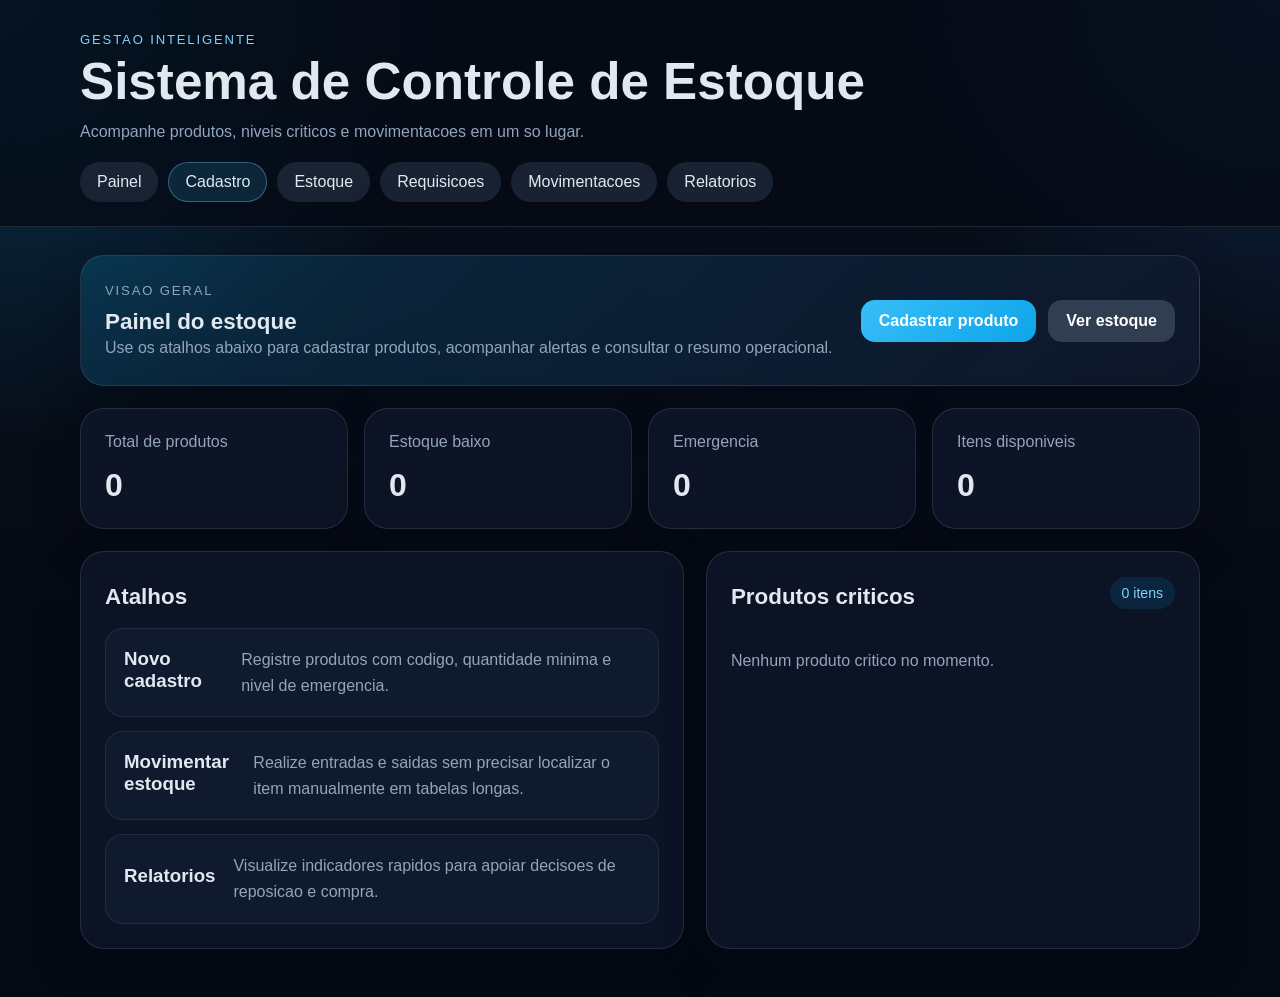
<file: index.html>
<!DOCTYPE html>
<html lang="pt-BR">
<head>
<meta charset="UTF-8">
<meta name="viewport" content="width=device-width, initial-scale=1.0">
<title>Painel | Sistema de Estoque</title>
<link rel="stylesheet" href="estilo/style.css">
</head>
<body>
<header class="topo">
<div class="topo-conteudo">
<div>
<p class="etiqueta">Gestao inteligente</p>
<h1>Sistema de Controle de Estoque</h1>
<p class="subtitulo">Acompanhe produtos, niveis criticos e movimentacoes em um so lugar.</p>
</div>
<nav class="menu">
<a class="menu-link" href="index.html">Painel</a>
<a class="menu-link ativo" href="cadastro.html">Cadastro</a>
<a class="menu-link" href="estoque.html">Estoque</a>
<a class="menu-link" href="requisicoes.html">Requisicoes</a>
<a class="menu-link" href="movimentacoes.html">Movimentacoes</a>
<a class="menu-link" href="relatorios.html">Relatorios</a>
</nav>
</div>
</header>

<main class="layout">
<section class="card destaque">
<div>
<p class="etiqueta">Visao geral</p>
<h2>Painel do estoque</h2>
<p>Use os atalhos abaixo para cadastrar produtos, acompanhar alertas e consultar o resumo operacional.</p>
</div>
<div class="acoes-rapidas">
<a class="botao-link" href="cadastro.html">Cadastrar produto</a>
<a class="botao-link secundario" href="estoque.html">Ver estoque</a>
</div>
</section>

<section class="cards-resumo">
<article class="card mini-card">
<span>Total de produtos</span>
<strong id="totalProdutos">0</strong>
</article>
<article class="card mini-card">
<span>Estoque baixo</span>
<strong id="totalAlertas">0</strong>
</article>
<article class="card mini-card">
<span>Emergencia</span>
<strong id="totalEmergencias">0</strong>
</article>
<article class="card mini-card">
<span>Itens disponiveis</span>
<strong id="totalItens">0</strong>
</article>
</section>

<section class="grid-duplo">
<article class="card">
<div class="secao-topo">
<h2>Atalhos</h2>
</div>
<div class="atalhos">
<a class="atalho-card" href="cadastro.html">
<h3>Novo cadastro</h3>
<p>Registre produtos com codigo, quantidade minima e nivel de emergencia.</p>
</a>
<a class="atalho-card" href="movimentacoes.html">
<h3>Movimentar estoque</h3>
<p>Realize entradas e saidas sem precisar localizar o item manualmente em tabelas longas.</p>
</a>
<a class="atalho-card" href="relatorios.html">
<h3>Relatorios</h3>
<p>Visualize indicadores rapidos para apoiar decisoes de reposicao e compra.</p>
</a>
</div>
</article>

<article class="card">
<div class="secao-topo">
<h2>Produtos criticos</h2>
<span class="contador" id="contadorCriticos">0 itens</span>
</div>
<div id="listaCriticos" class="lista-vazia">Nenhum produto critico no momento.</div>
</article>
</section>
</main>

<script src="script.js"></script>
</body>
</html>
</file>
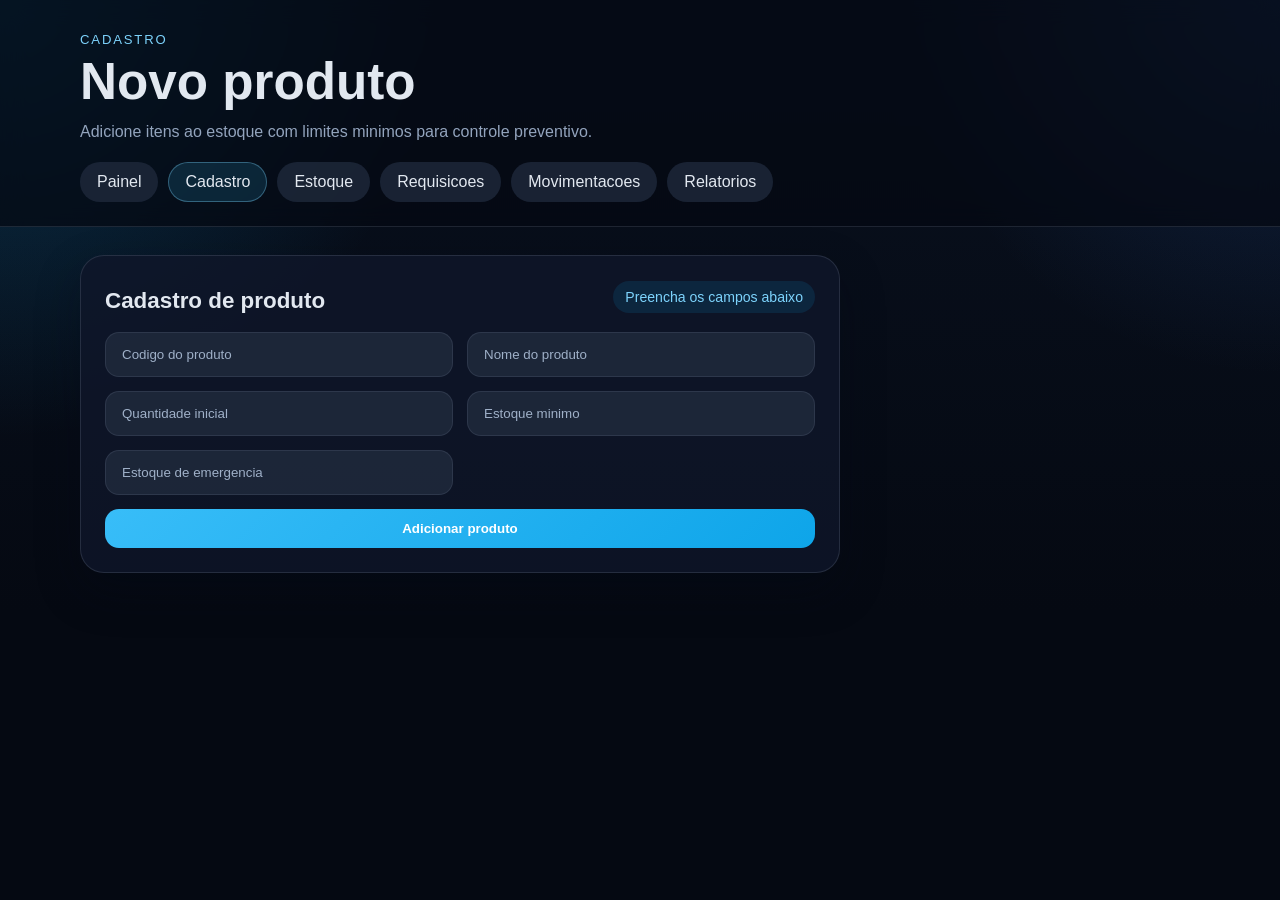
<file: cadastro.html>
<!DOCTYPE html>
<html lang="pt-BR">
<head>
<meta charset="UTF-8">
<meta name="viewport" content="width=device-width, initial-scale=1.0">
<title>Cadastro | Sistema de Estoque</title>
<link rel="stylesheet" href="estilo/style.css">
</head>
<body>
<header class="topo">
<div class="topo-conteudo">
<div>
<p class="etiqueta">Cadastro</p>
<h1>Novo produto</h1>
<p class="subtitulo">Adicione itens ao estoque com limites minimos para controle preventivo.</p>
</div>
<nav class="menu">
<a class="menu-link" href="index.html">Painel</a>
<a class="menu-link ativo" href="cadastro.html">Cadastro</a>
<a class="menu-link" href="estoque.html">Estoque</a>
<a class="menu-link" href="requisicoes.html">Requisicoes</a>
<a class="menu-link" href="movimentacoes.html">Movimentacoes</a>
<a class="menu-link" href="relatorios.html">Relatorios</a>
</nav>
</div>
</header>

<main class="layout">
<section class="card formulario-card">
<div class="secao-topo">
<h2>Cadastro de produto</h2>
<span class="contador">Preencha os campos abaixo</span>
</div>

<form id="formCadastro" class="form-grid">
<input type="text" id="codigo" placeholder="Codigo do produto" required>
<input type="text" id="nome" placeholder="Nome do produto" required>
<input type="number" id="quantidade" placeholder="Quantidade inicial" min="0" required>
<input type="number" id="minimo" placeholder="Estoque minimo" min="0" required>
<input type="number" id="emergencia" placeholder="Estoque de emergencia" min="0" required>
<button type="submit">Adicionar produto</button>
</form>

<p id="mensagemCadastro" class="mensagem" aria-live="polite"></p>
</section>
</main>

<script src="script.js"></script>
</body>
</html>
</file>
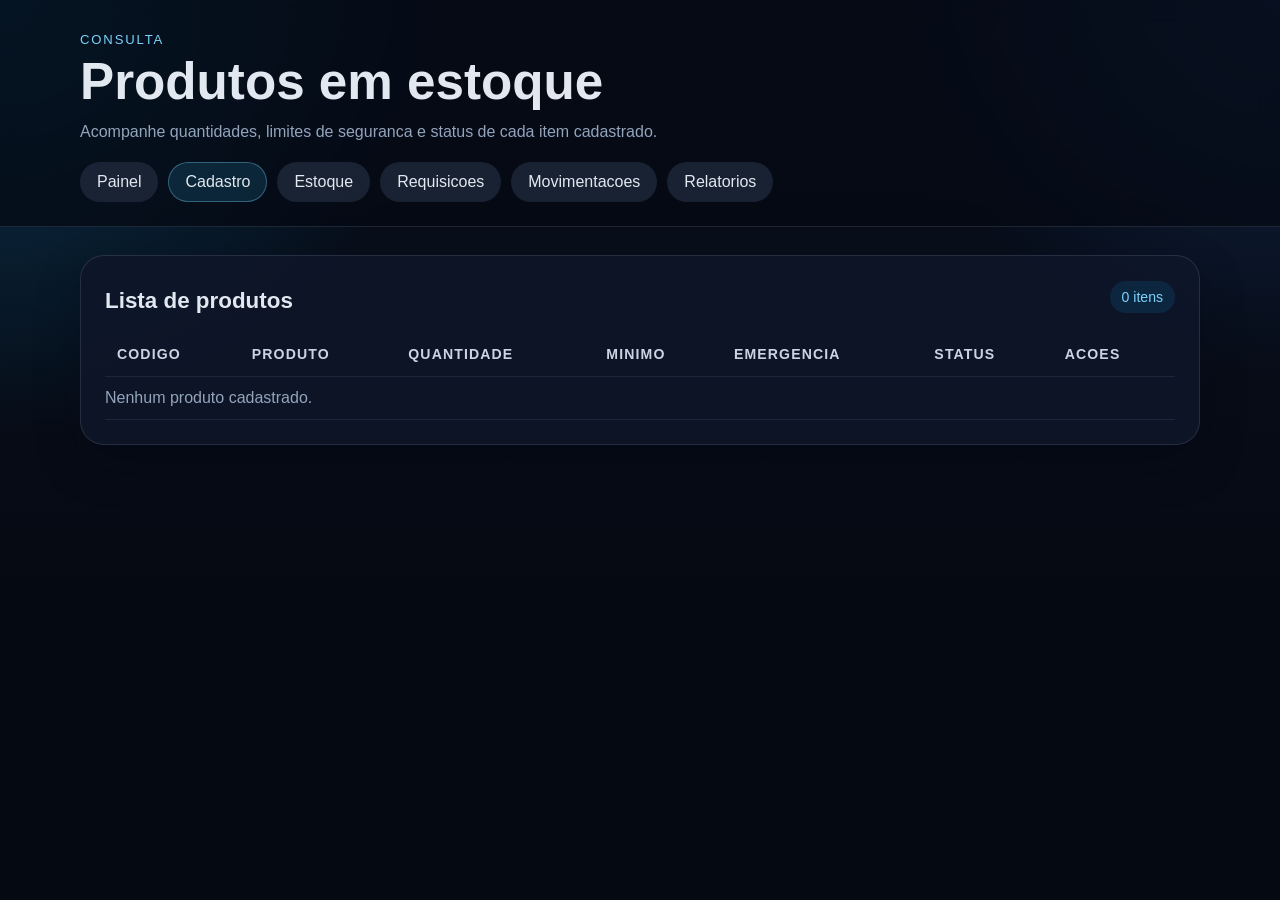
<file: estoque.html>
<!DOCTYPE html>
<html lang="pt-BR">
<head>
<meta charset="UTF-8">
<meta name="viewport" content="width=device-width, initial-scale=1.0">
<title>Estoque | Sistema de Estoque</title>
<link rel="stylesheet" href="estilo/style.css">
</head>
<body>
<header class="topo">
<div class="topo-conteudo">
<div>
<p class="etiqueta">Consulta</p>
<h1>Produtos em estoque</h1>
<p class="subtitulo">Acompanhe quantidades, limites de seguranca e status de cada item cadastrado.</p>
</div>
<nav class="menu">
<a class="menu-link" href="index.html">Painel</a>
<a class="menu-link ativo" href="cadastro.html">Cadastro</a>
<a class="menu-link" href="estoque.html">Estoque</a>
<a class="menu-link" href="requisicoes.html">Requisicoes</a>
<a class="menu-link" href="movimentacoes.html">Movimentacoes</a>
<a class="menu-link" href="relatorios.html">Relatorios</a>
</div>
</header>

<main class="layout">
<section class="card">
<div class="secao-topo">
<h2>Lista de produtos</h2>
<span class="contador" id="contadorEstoque">0 itens</span>
</div>

<div class="tabela-wrap">
<table>
<thead>
<tr>
<th>Codigo</th>
<th>Produto</th>
<th>Quantidade</th>
<th>Minimo</th>
<th>Emergencia</th>
<th>Status</th>
<th>Acoes</th>
</tr>
</thead>
<tbody id="listaProdutos"></tbody>
</table>
</div>
</section>
</main>

<script src="script.js"></script>
</body>
</html>
</file>
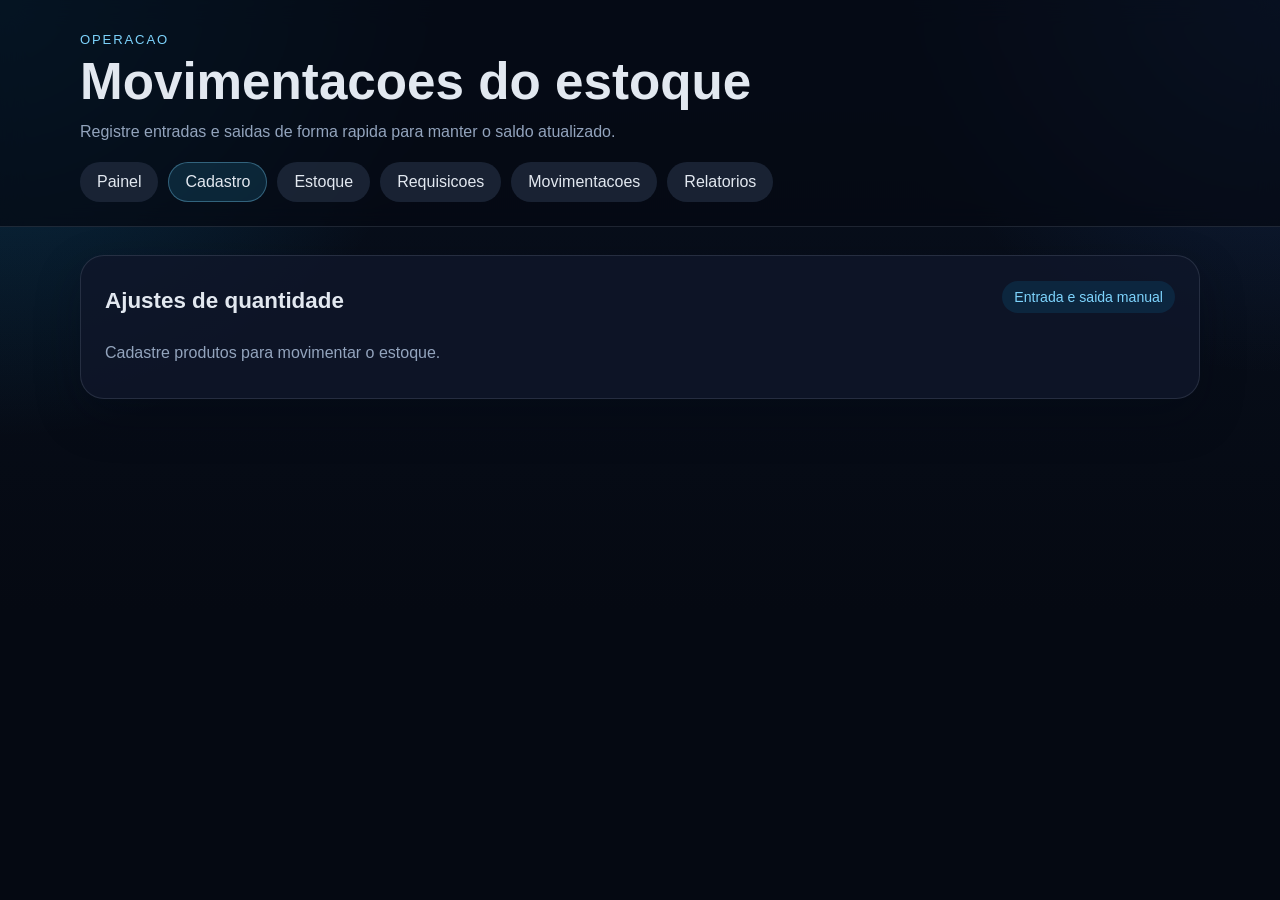
<file: movimentacoes.html>
<!DOCTYPE html>
<html lang="pt-BR">
<head>
<meta charset="UTF-8">
<meta name="viewport" content="width=device-width, initial-scale=1.0">
<title>Movimentacoes | Sistema de Estoque</title>
<link rel="stylesheet" href="estilo/style.css">
</head>
<body>
<header class="topo">
<div class="topo-conteudo">
<div>
<p class="etiqueta">Operacao</p>
<h1>Movimentacoes do estoque</h1>
<p class="subtitulo">Registre entradas e saidas de forma rapida para manter o saldo atualizado.</p>
</div>
<nav class="menu">
<a class="menu-link" href="index.html">Painel</a>
<a class="menu-link ativo" href="cadastro.html">Cadastro</a>
<a class="menu-link" href="estoque.html">Estoque</a>
<a class="menu-link" href="requisicoes.html">Requisicoes</a>
<a class="menu-link" href="movimentacoes.html">Movimentacoes</a>
<a class="menu-link" href="relatorios.html">Relatorios</a>
</nav>
</div>
</header>

<main class="layout">
<section class="card">
<div class="secao-topo">
<h2>Ajustes de quantidade</h2>
<span class="contador">Entrada e saida manual</span>
</div>
<div id="listaMovimentacoes" class="movimentacoes-grid"></div>
</section>
</main>

<script src="script.js"></script>
</body>
</html>
</file>
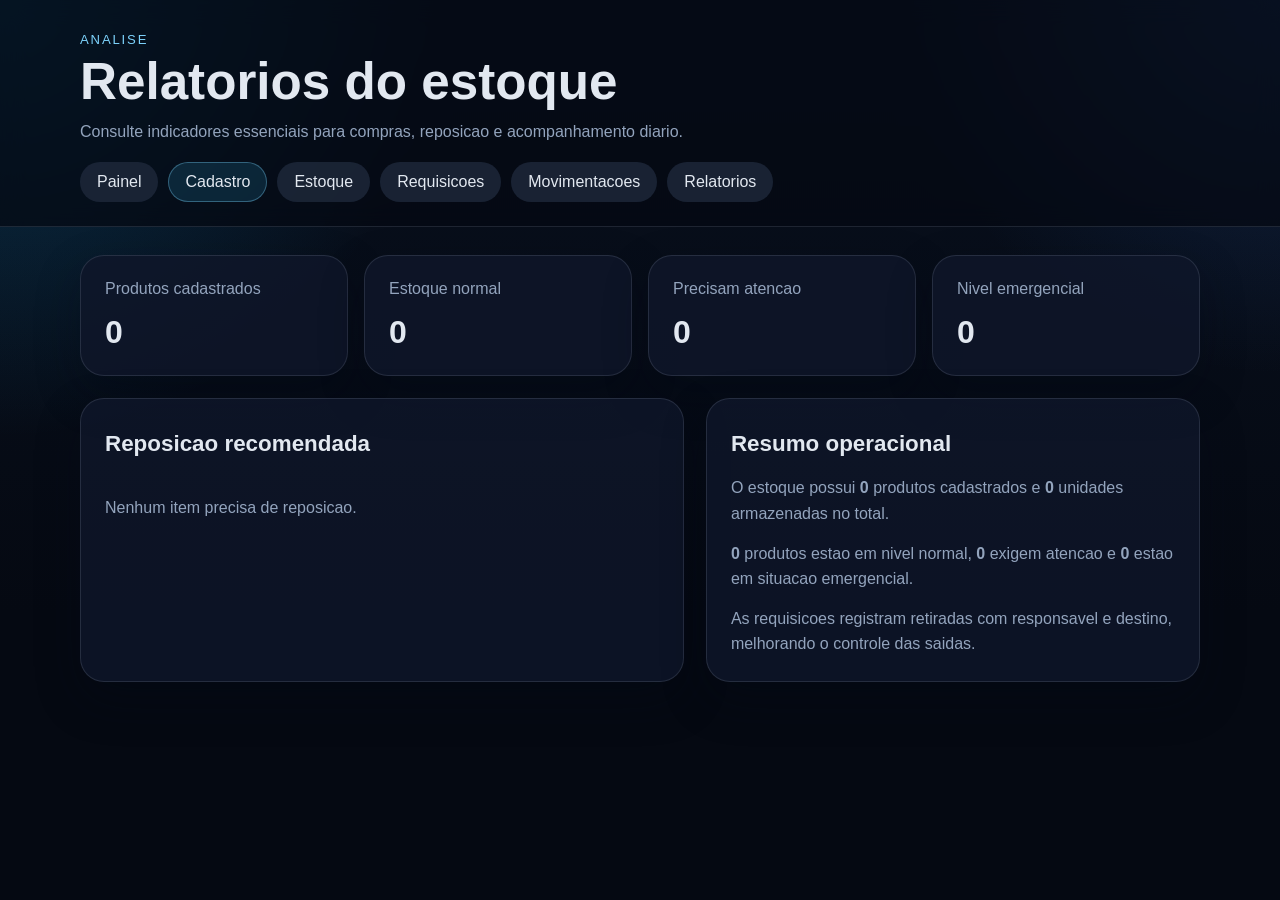
<file: relatorios.html>
<!DOCTYPE html>
<html lang="pt-BR">
<head>
<meta charset="UTF-8">
<meta name="viewport" content="width=device-width, initial-scale=1.0">
<title>Relatorios | Sistema de Estoque</title>
<link rel="stylesheet" href="estilo/style.css">
</head>
<body>
<header class="topo">
<div class="topo-conteudo">
<div>
<p class="etiqueta">Analise</p>
<h1>Relatorios do estoque</h1>
<p class="subtitulo">Consulte indicadores essenciais para compras, reposicao e acompanhamento diario.</p>
</div>
<nav class="menu">
<a class="menu-link" href="index.html">Painel</a>
<a class="menu-link ativo" href="cadastro.html">Cadastro</a>
<a class="menu-link" href="estoque.html">Estoque</a>
<a class="menu-link" href="requisicoes.html">Requisicoes</a>
<a class="menu-link" href="movimentacoes.html">Movimentacoes</a>
<a class="menu-link" href="relatorios.html">Relatorios</a>
</nav>
</div>
</header>

<main class="layout">
<section class="cards-resumo">
<article class="card mini-card">
<span>Produtos cadastrados</span>
<strong id="relatorioTotalProdutos">0</strong>
</article>
<article class="card mini-card">
<span>Estoque normal</span>
<strong id="relatorioNormais">0</strong>
</article>
<article class="card mini-card">
<span>Precisam atencao</span>
<strong id="relatorioAlertas">0</strong>
</article>
<article class="card mini-card">
<span>Nivel emergencial</span>
<strong id="relatorioEmergencias">0</strong>
</article>
</section>

<section class="grid-duplo">
<article class="card">
<div class="secao-topo">
<h2>Reposicao recomendada</h2>
</div>
<div id="listaReposicao" class="lista-vazia">Nenhum item precisa de reposicao.</div>
</article>

<article class="card">
<div class="secao-topo">
<h2>Resumo operacional</h2>
</div>
<div id="resumoOperacional" class="resumo-texto"></div>
</article>
</section>
</main>

<script src="script.js"></script>
</body>
</html>
</file>
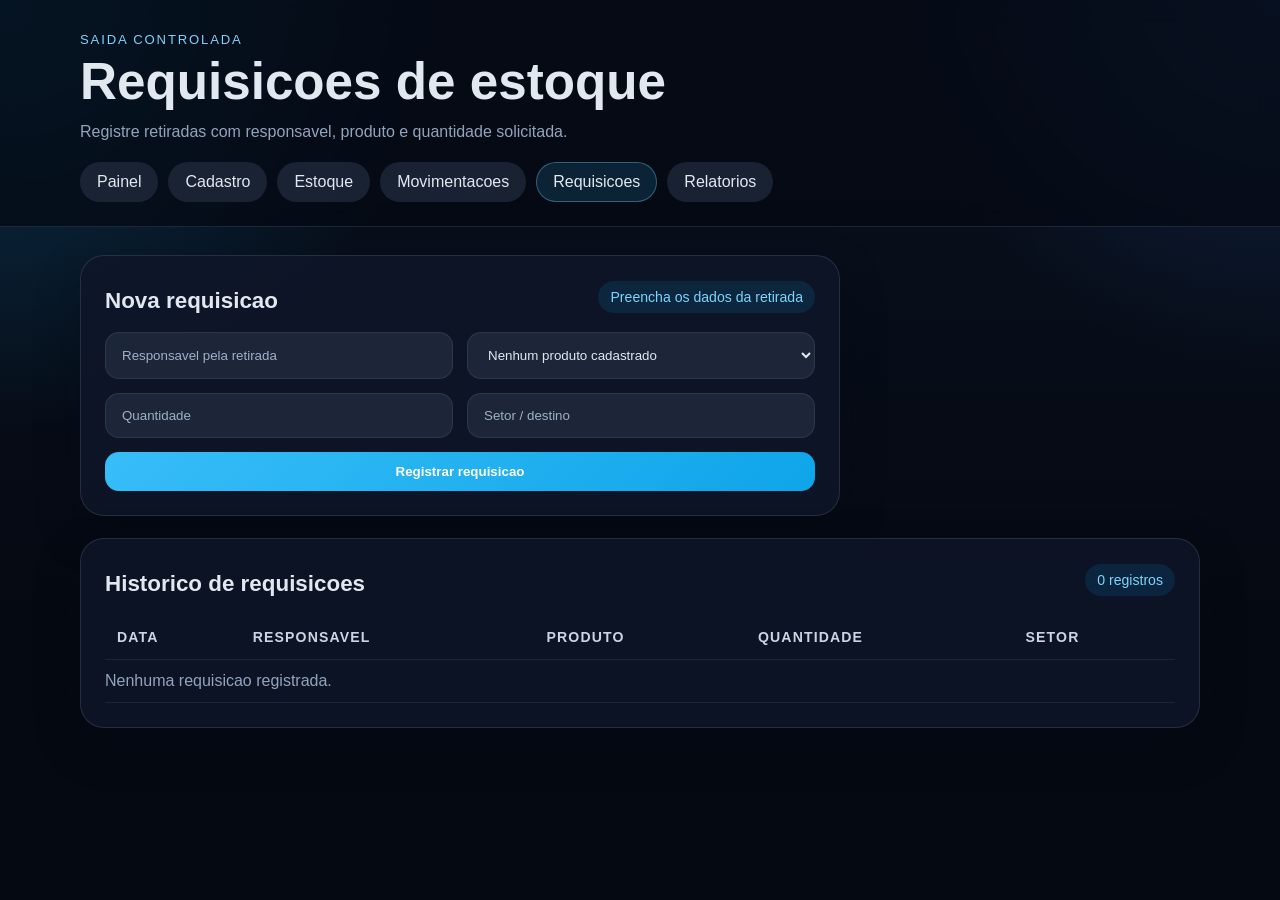
<file: requisicoes.html>
<!DOCTYPE html>
<html lang="pt-BR">
<head>
<meta charset="UTF-8">
<meta name="viewport" content="width=device-width, initial-scale=1.0">
<title>Requisicoes | Sistema de Estoque</title>
<link rel="stylesheet" href="estilo/style.css">
</head>
<body>
<header class="topo">
<div class="topo-conteudo">
<div>
<p class="etiqueta">Saida controlada</p>
<h1>Requisicoes de estoque</h1>
<p class="subtitulo">Registre retiradas com responsavel, produto e quantidade solicitada.</p>
</div>
<nav class="menu">
<a class="menu-link" href="index.html">Painel</a>
<a class="menu-link" href="cadastro.html">Cadastro</a>
<a class="menu-link" href="estoque.html">Estoque</a>
<a class="menu-link" href="movimentacoes.html">Movimentacoes</a>
<a class="menu-link ativo" href="requisicoes.html">Requisicoes</a>
<a class="menu-link" href="relatorios.html">Relatorios</a>
</nav>
</div>
</header>

<main class="layout">
<section class="card formulario-card">
<div class="secao-topo">
<h2>Nova requisicao</h2>
<span class="contador">Preencha os dados da retirada</span>
</div>

<form id="formRequisicao" class="form-grid">
<input type="text" id="responsavel" placeholder="Responsavel pela retirada" required>
<select id="produtoRequisicao" required></select>
<input type="number" id="quantidadeRequisicao" placeholder="Quantidade" min="1" required>
<input type="text" id="setorRequisicao" placeholder="Setor / destino" required>
<button type="submit">Registrar requisicao</button>
</form>

<p id="mensagemRequisicao" class="mensagem" aria-live="polite"></p>
</section>

<section class="card">
<div class="secao-topo">
<h2>Historico de requisicoes</h2>
<span class="contador" id="contadorRequisicoes">0 registros</span>
</div>

<div class="tabela-wrap">
<table>
<thead>
<tr>
<th>Data</th>
<th>Responsavel</th>
<th>Produto</th>
<th>Quantidade</th>
<th>Setor</th>
</tr>
</thead>
<tbody id="listaRequisicoes"></tbody>
</table>
</div>
</section>
</main>

<script src="script.js"></script>
</body>
</html>
</file>
<file: estilo/style.css>
* {
  margin: 0;
  padding: 0;
  box-sizing: border-box;
  font-family: "Segoe UI", Tahoma, Geneva, Verdana, sans-serif;
}

:root {
  --bg: #09111f;
  --bg-soft: #101a2e;
  --surface: rgba(15, 23, 42, 0.82);
  --line: rgba(148, 163, 184, 0.18);
  --text: #e2e8f0;
  --muted: #93a4bd;
  --primary: #38bdf8;
  --primary-strong: #0ea5e9;
  --danger: #ef4444;
  --warning: #f59e0b;
  --success: #22c55e;
}

body {
  background:
    radial-gradient(circle at top left, rgba(14, 165, 233, 0.24), transparent 28%),
    radial-gradient(circle at top right, rgba(59, 130, 246, 0.18), transparent 24%),
    linear-gradient(180deg, var(--bg), #050912 68%);
  color: var(--text);
  min-height: 100vh;
}

.topo {
  width: 100%;
  padding: 32px 20px 24px;
  border-bottom: 1px solid var(--line);
  background: rgba(5, 9, 18, 0.72);
  -webkit-backdrop-filter: blur(12px);
  backdrop-filter: blur(12px);
}

.topo-conteudo {
  width: min(1120px, 100%);
  margin: 0 auto;
  display: grid;
  gap: 18px;
}

.etiqueta,
.etiqueta-card {
  color: #7dd3fc;
  font-size: 0.82rem;
  text-transform: uppercase;
  letter-spacing: 0.14em;
}

h1 {
  font-size: clamp(2rem, 4vw, 3.2rem);
  line-height: 1.05;
  margin-top: 8px;
}

.subtitulo {
  color: var(--muted);
  margin-top: 10px;
  max-width: 720px;
  line-height: 1.6;
}

.menu {
  display: flex;
  flex-wrap: wrap;
  gap: 10px;
}

.menu-link {
  text-decoration: none;
  color: var(--text);
  padding: 10px 16px;
  border-radius: 999px;
  background: rgba(30, 41, 59, 0.82);
  border: 1px solid transparent;
  transition: 0.2s ease;
}

.menu-link:hover,
.menu-link.ativo {
  background: rgba(56, 189, 248, 0.14);
  border-color: rgba(125, 211, 252, 0.35);
}

.layout {
  width: min(1120px, calc(100% - 32px));
  margin: 28px auto 48px;
  display: grid;
  gap: 22px;
}

.card {
  background: var(--surface);
  border: 1px solid var(--line);
  border-radius: 24px;
  padding: 24px;
  box-shadow: 0 18px 45px rgba(2, 8, 23, 0.32);
}

.destaque {
  display: flex;
  justify-content: space-between;
  gap: 18px;
  align-items: center;
  background: linear-gradient(135deg, rgba(14, 165, 233, 0.18), rgba(15, 23, 42, 0.95));
}

.destaque h2,
.secao-topo h2 {
  font-size: 1.4rem;
  margin-top: 8px;
}

.destaque p,
.atalho-card p,
.resumo-texto p,
.movimento-card p,
.item-lista p {
  color: var(--muted);
  line-height: 1.6;
}

.acoes-rapidas {
  display: flex;
  gap: 12px;
  flex-wrap: wrap;
}

.botao-link,
button {
  appearance: none;
  border: none;
  border-radius: 14px;
  padding: 12px 18px;
  background: linear-gradient(135deg, var(--primary), var(--primary-strong));
  color: white;
  font-weight: 700;
  cursor: pointer;
  text-decoration: none;
  transition: transform 0.2s ease, opacity 0.2s ease;
}

.botao-link:hover,
button:hover {
  transform: translateY(-1px);
  opacity: 0.95;
}

.botao-link.secundario,
button.secundario {
  background: rgba(51, 65, 85, 0.95);
}

.botao-perigo {
  background: linear-gradient(135deg, #ef4444, #b91c1c);
}

.cards-resumo {
  display: grid;
  grid-template-columns: repeat(auto-fit, minmax(180px, 1fr));
  gap: 16px;
}

.mini-card span {
  display: block;
  color: var(--muted);
  margin-bottom: 16px;
}

.mini-card strong {
  font-size: 2rem;
}

.grid-duplo {
  display: grid;
  grid-template-columns: 1.1fr 0.9fr;
  gap: 22px;
}

.secao-topo {
  display: flex;
  justify-content: space-between;
  gap: 12px;
  align-items: center;
  margin-bottom: 18px;
}

.contador {
  color: #7dd3fc;
  background: rgba(14, 165, 233, 0.12);
  padding: 8px 12px;
  border-radius: 999px;
  font-size: 0.88rem;
}

.atalhos,
.movimentacoes-grid {
  display: grid;
  gap: 14px;
}

.atalho-card,
.movimento-card,
.item-lista {
  display: flex;
  justify-content: space-between;
  gap: 18px;
  align-items: center;
  padding: 18px;
  border-radius: 18px;
  background: var(--bg-soft);
  border: 1px solid rgba(148, 163, 184, 0.12);
  text-decoration: none;
  color: inherit;
}

.atalho-card h3,
.movimento-card h3 {
  margin-bottom: 6px;
}

.movimento-card {
  align-items: flex-start;
}

.movimento-acoes {
  display: flex;
  gap: 10px;
  flex-wrap: wrap;
}

.formulario-card {
  max-width: 760px;
}

.form-grid {
  display: grid;
  grid-template-columns: repeat(2, minmax(0, 1fr));
  gap: 14px;
}

.form-grid button {
  grid-column: 1 / -1;
}

input {
  width: 100%;
  padding: 14px 16px;
  border: 1px solid rgba(148, 163, 184, 0.14);
  border-radius: 14px;
  outline: none;
  background: rgba(30, 41, 59, 0.9);
  color: var(--text);
}

input::placeholder {
  color: #9fb0c8;
}

input:focus {
  border-color: rgba(56, 189, 248, 0.6);
  box-shadow: 0 0 0 4px rgba(56, 189, 248, 0.12);
}

.mensagem {
  margin-top: 16px;
  padding: 14px 16px;
  border-radius: 14px;
  display: none;
}

.mensagem.sucesso,
.mensagem.erro {
  display: block;
}

.mensagem.sucesso {
  background: rgba(34, 197, 94, 0.16);
  color: #bbf7d0;
  border: 1px solid rgba(34, 197, 94, 0.22);
}

.mensagem.erro {
  background: rgba(239, 68, 68, 0.16);
  color: #fecaca;
  border: 1px solid rgba(239, 68, 68, 0.22);
}

.tabela-wrap {
  overflow-x: auto;
}

table {
  width: 100%;
  border-collapse: collapse;
  min-width: 820px;
}

th,
td {
  padding: 14px 12px;
  text-align: left;
  border-bottom: 1px solid rgba(148, 163, 184, 0.12);
}

th {
  color: #cbd5e1;
  font-size: 0.88rem;
  text-transform: uppercase;
  letter-spacing: 0.08em;
}

.acoes-tabela {
  display: flex;
  gap: 8px;
  flex-wrap: wrap;
}

.status-chip {
  display: inline-flex;
  padding: 6px 10px;
  border-radius: 999px;
  font-size: 0.86rem;
  font-weight: 700;
}

.normal .status-chip {
  background: rgba(34, 197, 94, 0.14);
  color: #86efac;
}

.alerta .status-chip,
.alerta strong,
.alerta span {
  color: #fde68a;
}

.alerta .status-chip {
  background: rgba(245, 158, 11, 0.14);
}

.emergencia .status-chip,
.emergencia strong,
.emergencia span {
  color: #fecaca;
}

.emergencia .status-chip {
  background: rgba(239, 68, 68, 0.14);
}

.lista-vazia {
  color: var(--muted);
  padding: 12px 0;
}

.resumo-texto {
  display: grid;
  gap: 14px;
}

@media (max-width: 900px) {
  .grid-duplo,
  .destaque,
  .form-grid {
    grid-template-columns: 1fr;
    display: grid;
  }
}

@media (max-width: 640px) {
  .layout {
    width: min(100% - 20px, 1120px);
  }

  .card {
    padding: 18px;
    border-radius: 20px;
  }

  .menu {
    gap: 8px;
  }

  .menu-link {
    width: 100%;
    text-align: center;
  }

  .atalho-card,
  .movimento-card,
  .item-lista,
  .secao-topo {
    flex-direction: column;
    align-items: flex-start;
  }

  .acoes-tabela,
  .movimento-acoes,
  .acoes-rapidas {
    width: 100%;
  }

  .acoes-tabela button,
  .movimento-acoes button,
  .botao-link {
    width: 100%;
    text-align: center;
  }
}
select {
  width: 100%;
  padding: 14px 16px;
  border: 1px solid rgba(148, 163, 184, 0.14);
  border-radius: 14px;
  outline: none;
  background: rgba(30, 41, 59, 0.9);
  color: var(--text);
}

select:focus {
  border-color: rgba(56, 189, 248, 0.6);
  box-shadow: 0 0 0 4px rgba(56, 189, 248, 0.12);
}
</file>
